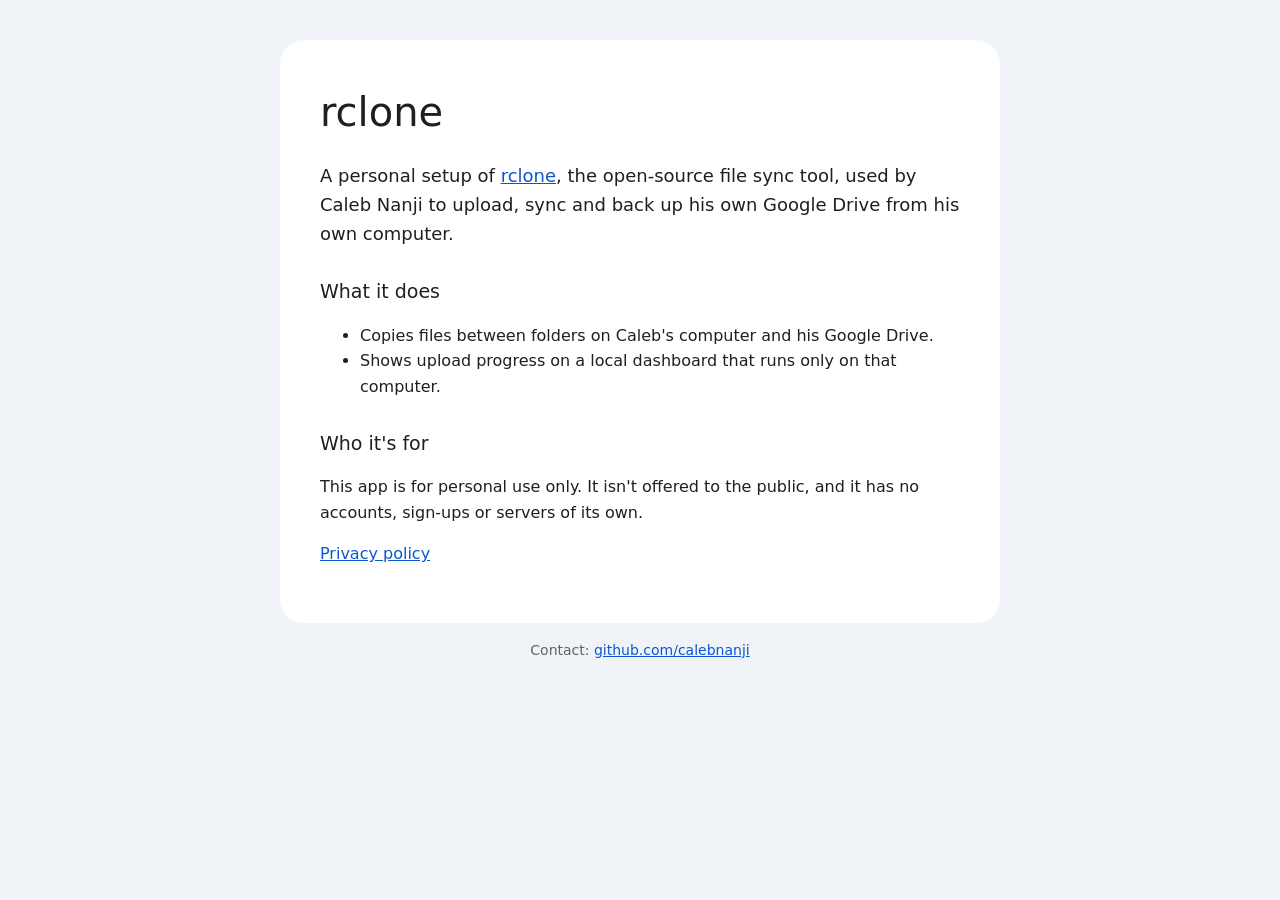
<file: index.html>
<!doctype html>
<html lang="en">
<head>
  <meta charset="utf-8">
  <meta name="viewport" content="width=device-width, initial-scale=1">
  <meta name="google-site-verification" content="YAa2XhoSiHWKdVRlfDbhs00KqPE0j7S_nSMybsUuNok" />
  <title>rclone · Caleb Nanji</title>
  <meta name="description" content="Personal rclone setup used to back up and sync Caleb Nanji's own Google Drive.">
  <link rel="stylesheet" href="style.css">
</head>
<body>
  <main>
    <h1>rclone</h1>
    <p class="lead">A personal setup of <a href="https://rclone.org/">rclone</a>, the open-source file sync tool, used by Caleb Nanji to upload, sync and back up his own Google Drive from his own computer.</p>

    <h2>What it does</h2>
    <ul>
      <li>Copies files between folders on Caleb's computer and his Google Drive.</li>
      <li>Shows upload progress on a local dashboard that runs only on that computer.</li>
    </ul>

    <h2>Who it's for</h2>
    <p>This app is for personal use only. It isn't offered to the public, and it has no accounts, sign-ups or servers of its own.</p>

    <p><a href="privacy.html">Privacy policy</a></p>
  </main>
  <footer>Contact: <a href="https://github.com/calebnanji">github.com/calebnanji</a></footer>
</body>
</html>
</file>
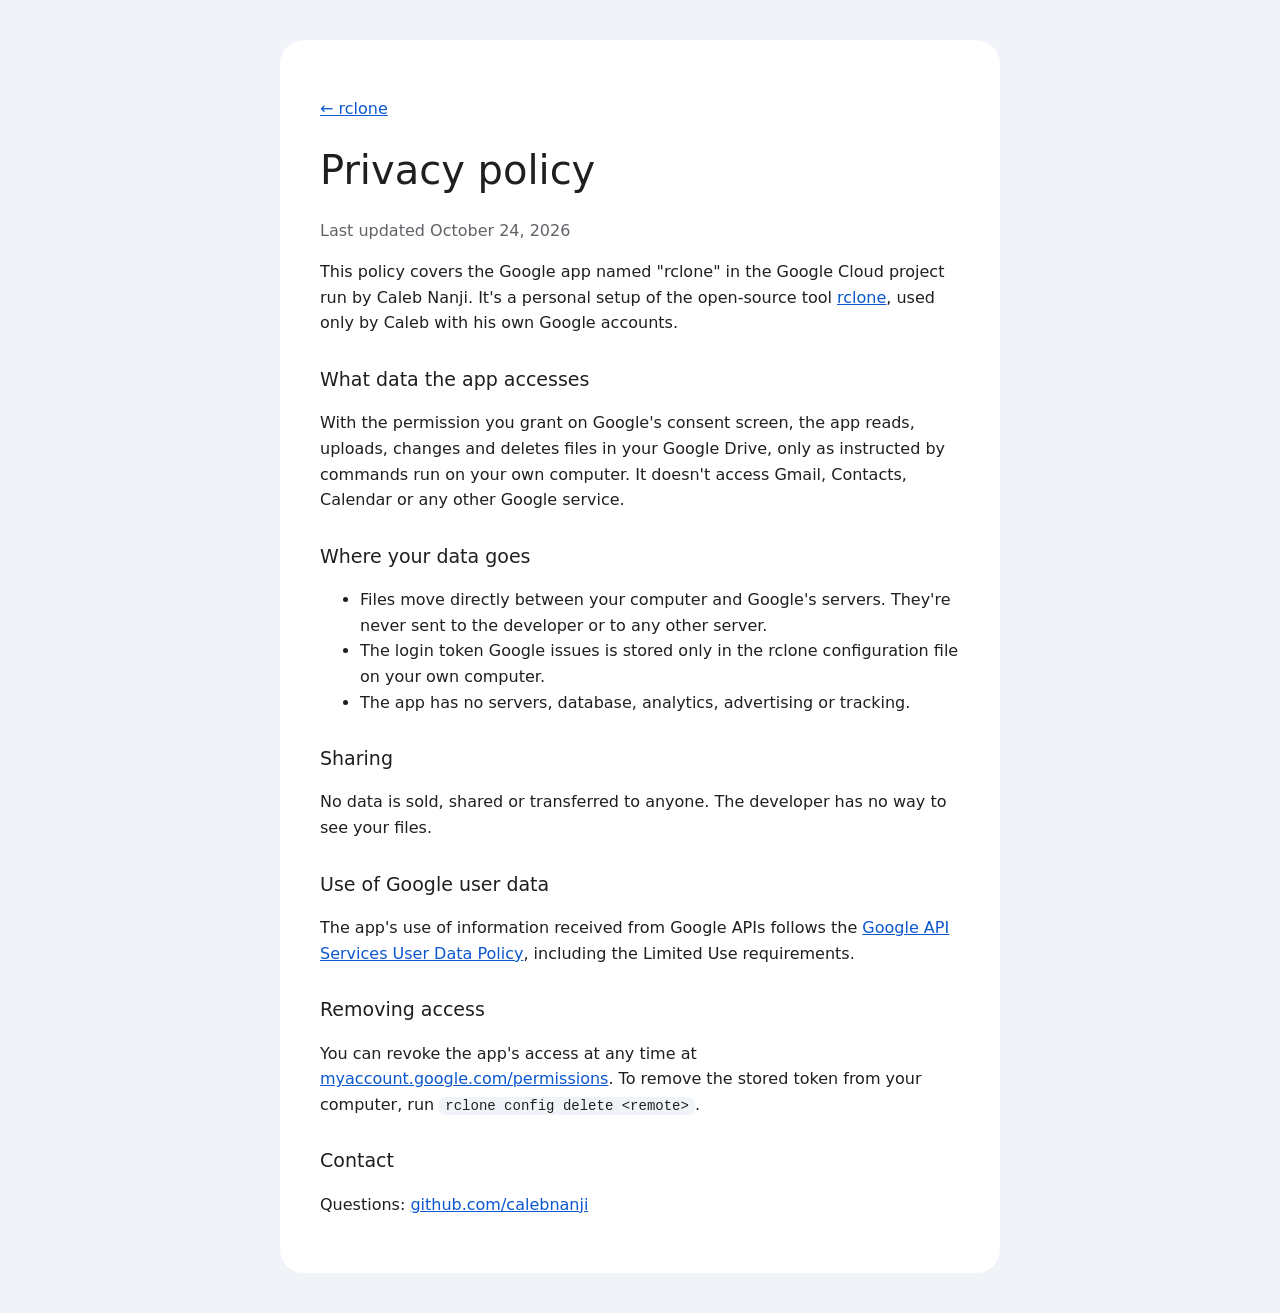
<file: privacy.html>
<!doctype html>
<html lang="en">
<head>
  <meta charset="utf-8">
  <meta name="viewport" content="width=device-width, initial-scale=1">
  <title>Privacy policy · rclone · Caleb Nanji</title>
  <meta name="description" content="Privacy policy for Caleb Nanji's personal rclone setup.">
  <link rel="stylesheet" href="style.css">
</head>
<body>
  <main>
    <p><a href="./">← rclone</a></p>
    <h1>Privacy policy</h1>
    <p class="muted">Last updated October 24, 2026</p>

    <p>This policy covers the Google app named "rclone" in the Google Cloud project run by Caleb Nanji. It's a personal setup of the open-source tool <a href="https://rclone.org/">rclone</a>, used only by Caleb with his own Google accounts.</p>

    <h2>What data the app accesses</h2>
    <p>With the permission you grant on Google's consent screen, the app reads, uploads, changes and deletes files in your Google Drive, only as instructed by commands run on your own computer. It doesn't access Gmail, Contacts, Calendar or any other Google service.</p>

    <h2>Where your data goes</h2>
    <ul>
      <li>Files move directly between your computer and Google's servers. They're never sent to the developer or to any other server.</li>
      <li>The login token Google issues is stored only in the rclone configuration file on your own computer.</li>
      <li>The app has no servers, database, analytics, advertising or tracking.</li>
    </ul>

    <h2>Sharing</h2>
    <p>No data is sold, shared or transferred to anyone. The developer has no way to see your files.</p>

    <h2>Use of Google user data</h2>
    <p>The app's use of information received from Google APIs follows the <a href="https://developers.google.com/terms/api-services-user-data-policy">Google API Services User Data Policy</a>, including the Limited Use requirements.</p>

    <h2>Removing access</h2>
    <p>You can revoke the app's access at any time at <a href="https://myaccount.google.com/permissions">myaccount.google.com/permissions</a>. To remove the stored token from your computer, run <code>rclone config delete &lt;remote&gt;</code>.</p>

    <h2>Contact</h2>
    <p>Questions: <a href="https://github.com/calebnanji">github.com/calebnanji</a></p>
  </main>
</body>
</html>
</file>
<file: style.css>
:root {
  --bg: #1e1f20; --card: #131314; --text: #e8eaed; --muted: #9aa0a6; --accent: #a8c7fa;
  color-scheme: dark;
}
@media (prefers-color-scheme: light) {
  :root { --bg: #f0f4f9; --card: #fff; --text: #1f1f1f; --muted: #5f6368; --accent: #0b57d0; color-scheme: light; }
}
* { box-sizing: border-box; }
body {
  margin: 0; background: var(--bg); color: var(--text);
  font: 16px/1.6 Roboto, "Segoe UI", Ubuntu, system-ui, sans-serif;
  padding: 40px 16px;
}
main {
  max-width: 720px; margin: 0 auto; background: var(--card);
  border-radius: 24px; padding: clamp(20px, 5vw, 40px);
}
h1 { font-weight: 400; font-size: clamp(28px, 6vw, 40px); margin: 0 0 12px; }
h2 { font-weight: 500; font-size: 19px; margin: 28px 0 6px; }
.lead { font-size: 18px; }
.muted, footer { color: var(--muted); }
a { color: var(--accent); }
code { background: var(--bg); padding: 1px 6px; border-radius: 6px; font-size: 14px; }
footer { max-width: 720px; margin: 16px auto 0; font-size: 14px; text-align: center; }
</file>
